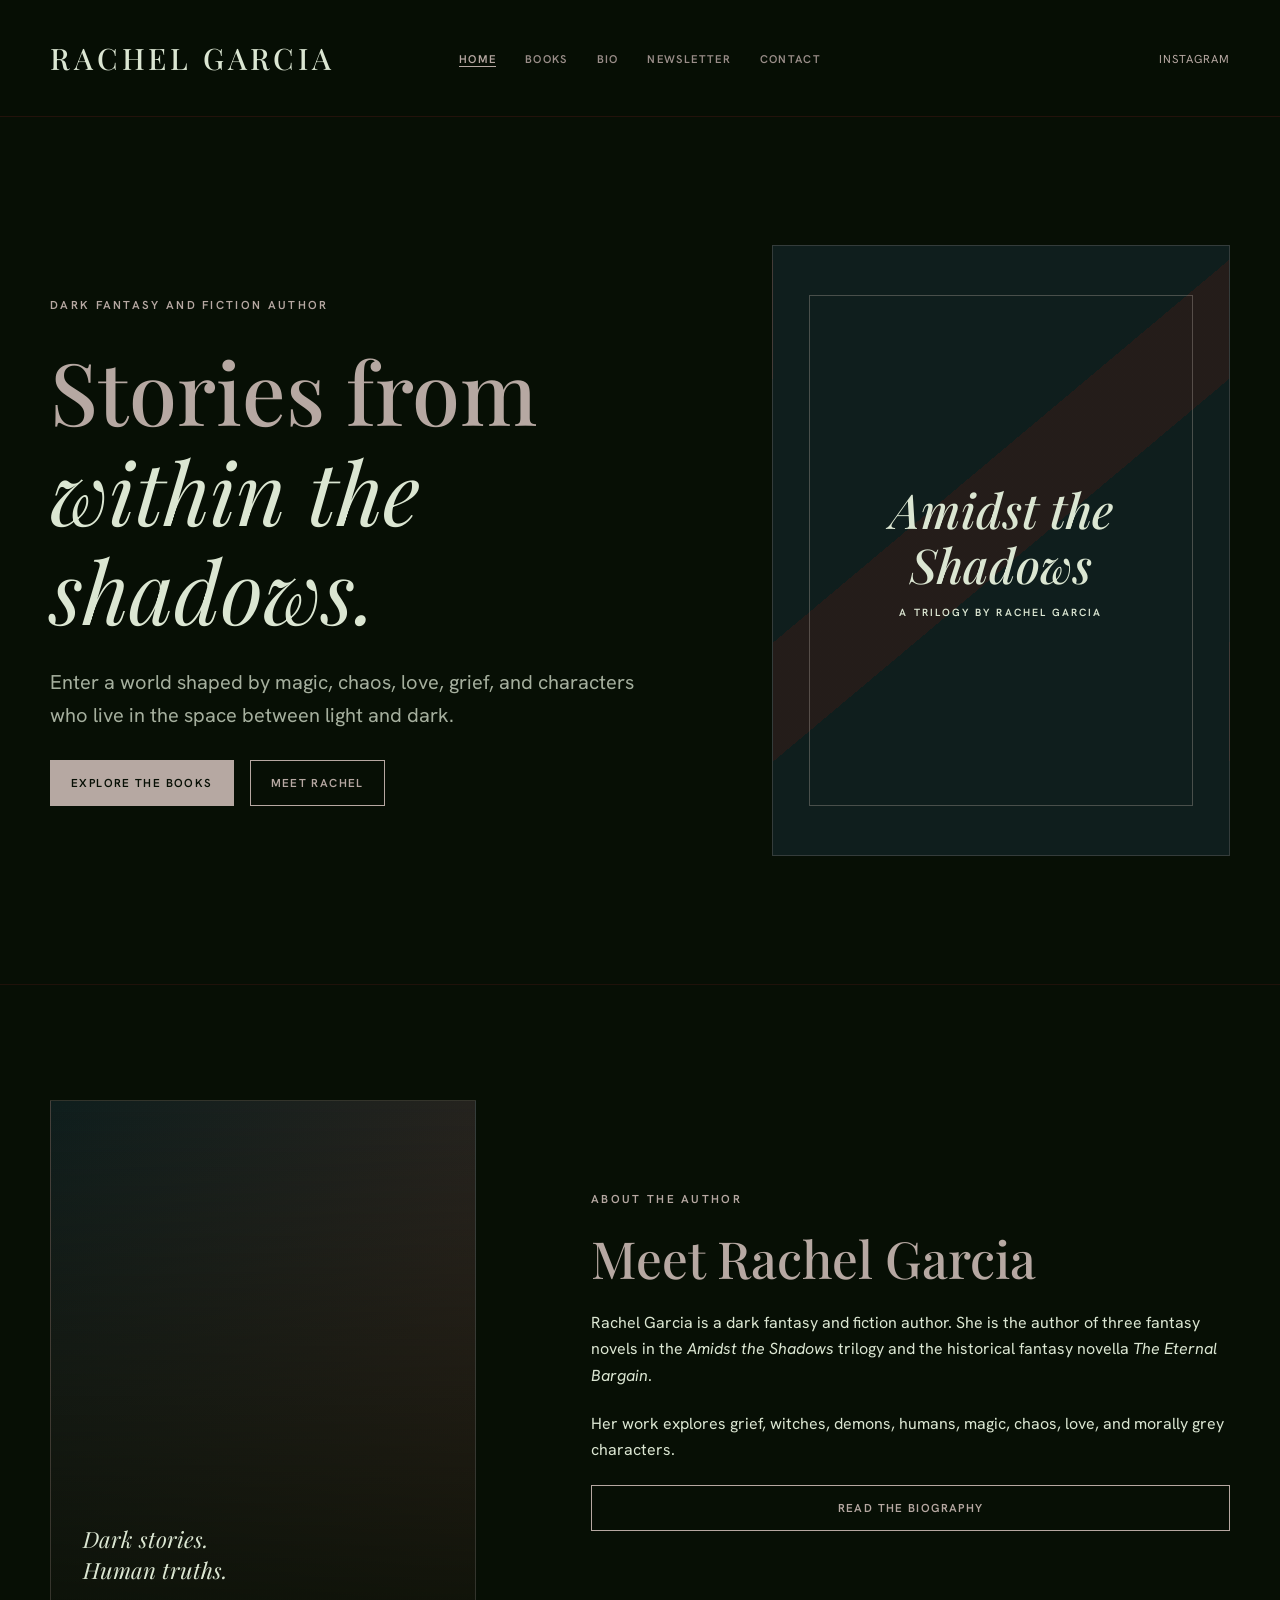
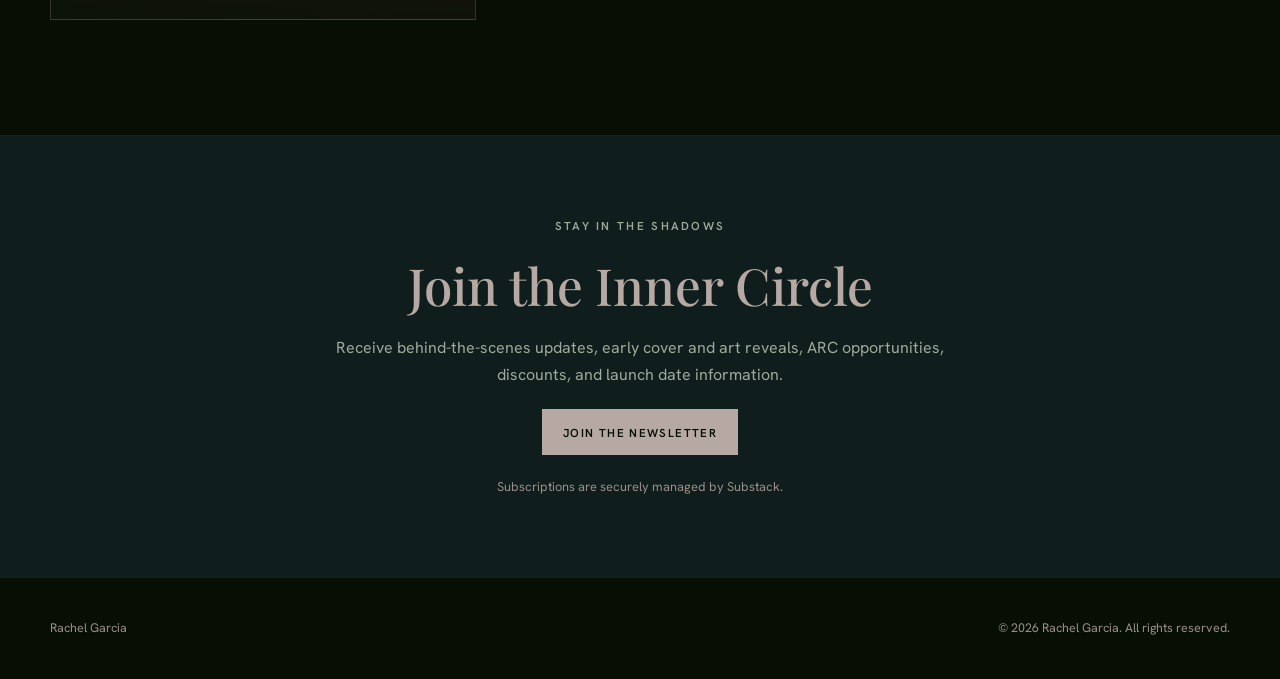
<file: stitch_rachel_garcia_author_website/site/index.html>
<!doctype html>
<html lang="en">
<head>
  <meta charset="utf-8">
  <meta name="viewport" content="width=device-width, initial-scale=1">
  <meta name="description" content="Rachel Garcia writes dark fantasy, historical fantasy, and the Amidst the Shadows trilogy.">
  <meta name="theme-color" content="#070f05">
  <meta name="color-scheme" content="dark">
  <meta name="referrer" content="strict-origin-when-cross-origin">
  <meta property="og:type" content="website">
  <meta property="og:url" content="https://rachel-garcia.com/">
  <meta property="og:site_name" content="Rachel Garcia">
  <meta property="og:title" content="Rachel Garcia | Dark Fantasy Author">
  <meta property="og:description" content="Enter a world shaped by magic, chaos, love, grief, and morally grey characters.">
  <meta property="og:image" content="https://rachel-garcia.com/social-card.png">
  <meta property="og:image:type" content="image/png">
  <meta property="og:image:width" content="1200">
  <meta property="og:image:height" content="630">
  <meta property="og:image:alt" content="Rachel Garcia, dark fantasy author">
  <meta name="twitter:card" content="summary_large_image">
  <meta name="twitter:image" content="https://rachel-garcia.com/social-card.png">
  <title>Rachel Garcia | Dark Fantasy Author</title>
  <link rel="canonical" href="https://rachel-garcia.com/">
  <link rel="icon" href="favicon.svg" type="image/svg+xml">
  <link rel="preconnect" href="https://fonts.googleapis.com">
  <link rel="preconnect" href="https://fonts.gstatic.com" crossorigin>
  <link href="https://fonts.googleapis.com/css2?family=Hanken+Grotesk:wght@400;600&amp;family=Playfair+Display:ital,wght@0,400;0,500;1,400&amp;display=swap" rel="stylesheet">
  <script>document.documentElement.classList.add('js')</script>
  <link rel="stylesheet" href="styles.css?v=2">
  <script src="site.js" defer></script>
  <script type="application/ld+json">
    {
      "@context": "https://schema.org",
      "@type": "Person",
      "name": "Rachel Garcia",
      "jobTitle": "Author",
      "description": "Dark fantasy and historical fantasy author of the Amidst the Shadows trilogy and The Eternal Bargain.",
      "sameAs": ["https://www.instagram.com/rachel.likes.coffee/"]
    }
  </script>
</head>
<body>
  <a class="skip-link" href="#main">Skip to content</a>
  <header class="site-header"><div class="shell header-inner">
    <a class="brand" href="index.html">Rachel Garcia</a>
    <button class="menu-button" type="button" aria-expanded="false" aria-controls="site-navigation">Menu</button>
    <nav class="site-nav" id="site-navigation" aria-label="Main navigation"><ul class="nav-list">
      <li><a href="index.html" aria-current="page">Home</a></li><li><a href="books.html">Books</a></li><li><a href="bio.html">Bio</a></li><li><a href="newsletter.html">Newsletter</a></li><li><a href="contact.html">Contact</a></li>
    </ul></nav>
    <a class="social-link" href="https://instagram.com/rachel.likes.coffee" rel="noopener noreferrer" target="_blank">Instagram</a>
  </div></header>
  <main id="main">
    <section class="shell hero">
      <div class="hero-copy"><p class="eyebrow">Dark Fantasy and Fiction Author</p><h1>Stories from <em>within the shadows.</em></h1><p class="lede">Enter a world shaped by magic, chaos, love, grief, and characters who live in the space between light and dark.</p><div class="actions"><a class="button" href="books.html">Explore the books</a><a class="button secondary" href="bio.html">Meet Rachel</a></div></div>
      <div class="book-art" aria-label="Amidst the Shadows trilogy artwork"><span>Amidst the Shadows<small>A trilogy by Rachel Garcia</small></span></div>
    </section>
    <section class="section"><div class="shell split">
      <div class="portrait"><span>Dark stories.<br>Human truths.</span></div>
      <div class="stack"><p class="eyebrow">About the author</p><h2>Meet Rachel Garcia</h2><p>Rachel Garcia is a dark fantasy and fiction author. She is the author of three fantasy novels in the <em>Amidst the Shadows</em> trilogy and the historical fantasy novella <em>The Eternal Bargain</em>.</p><p>Her work explores grief, witches, demons, humans, magic, chaos, love, and morally grey characters.</p><a class="button secondary" href="bio.html">Read the biography</a></div>
    </div></section>
    <section class="newsletter" id="newsletter"><div class="shell newsletter-inner"><p class="eyebrow">Stay in the shadows</p><h2>Join the Inner Circle</h2><p>Receive behind-the-scenes updates, early cover and art reveals, ARC opportunities, discounts, and launch date information.</p><a class="button" href="newsletter.html">Join the newsletter</a><small class="newsletter-note">Subscriptions are securely managed by Substack.</small></div></section>
  </main>
  <footer class="site-footer"><div class="shell footer-inner"><span>Rachel Garcia</span><span>&copy; <span data-year></span> Rachel Garcia. All rights reserved.</span></div></footer>
</body>
</html>
</file>
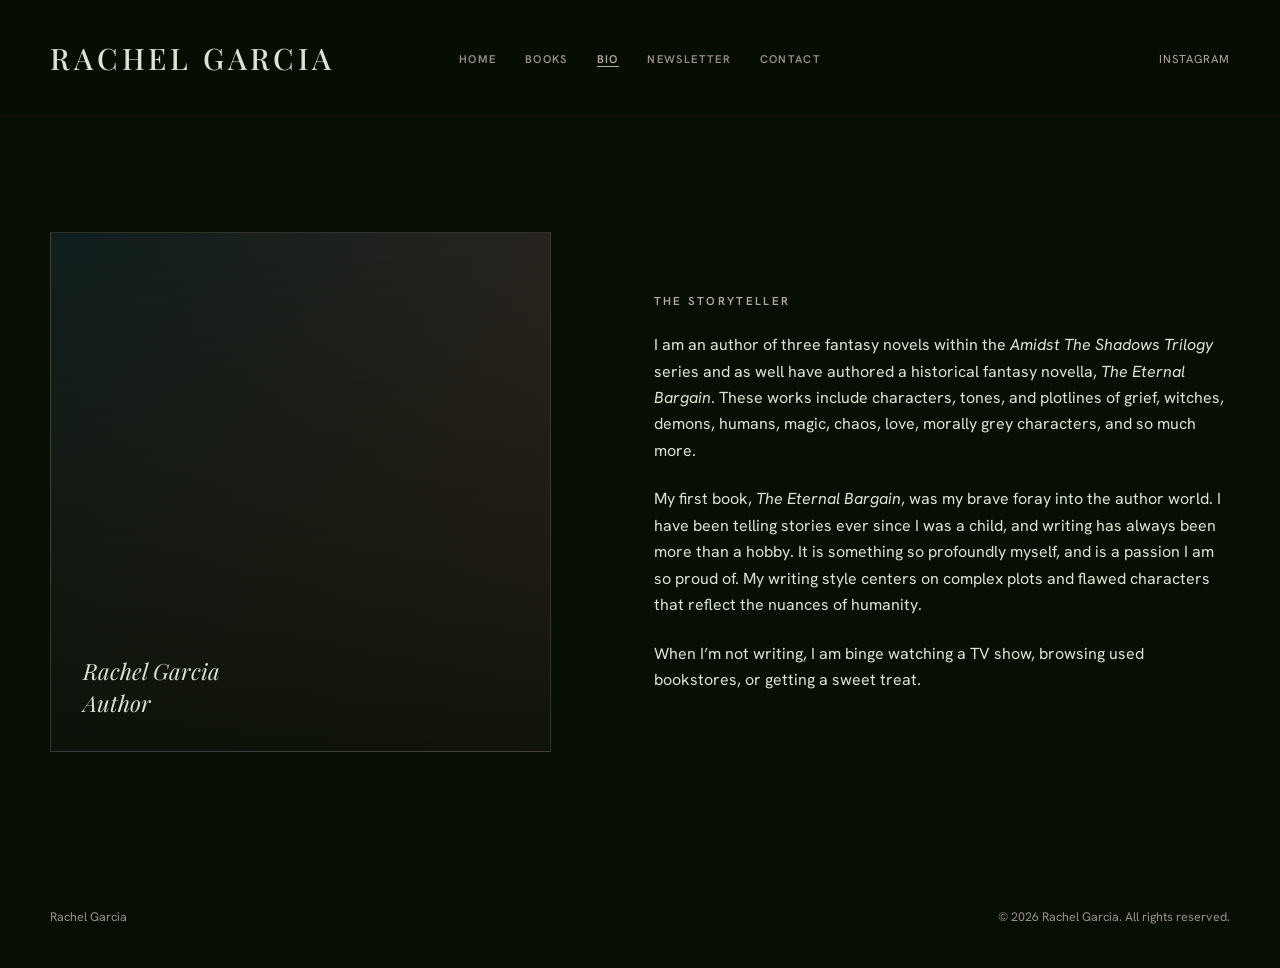
<file: stitch_rachel_garcia_author_website/site/bio.html>
<!doctype html>
<html lang="en">
<head><meta charset="utf-8"><meta name="viewport" content="width=device-width, initial-scale=1"><meta name="description" content="Meet Rachel Garcia, author of dark fantasy, historical fantasy, and the Amidst the Shadows trilogy."><meta name="theme-color" content="#070f05"><meta name="color-scheme" content="dark"><meta name="referrer" content="strict-origin-when-cross-origin"><meta property="og:type" content="profile"><meta property="og:url" content="https://rachel-garcia.com/bio.html"><meta property="og:site_name" content="Rachel Garcia"><meta property="og:title" content="Bio | Rachel Garcia"><meta property="og:description" content="Meet Rachel Garcia, author of stories with darkness at their heart."><meta property="og:image" content="https://rachel-garcia.com/social-card.png"><meta property="og:image:type" content="image/png"><meta property="og:image:alt" content="Rachel Garcia, dark fantasy author"><meta name="twitter:card" content="summary_large_image"><meta name="twitter:image" content="https://rachel-garcia.com/social-card.png"><title>Bio | Rachel Garcia</title><link rel="canonical" href="https://rachel-garcia.com/bio.html"><link rel="icon" href="favicon.svg" type="image/svg+xml"><link rel="preconnect" href="https://fonts.googleapis.com"><link rel="preconnect" href="https://fonts.gstatic.com" crossorigin><link href="https://fonts.googleapis.com/css2?family=Hanken+Grotesk:wght@400;600&amp;family=Playfair+Display:ital,wght@0,400;0,500;1,400&amp;display=swap" rel="stylesheet"><script>document.documentElement.classList.add('js')</script><link rel="stylesheet" href="styles.css?v=2"><script src="site.js" defer></script></head>
<body><a class="skip-link" href="#main">Skip to content</a><header class="site-header"><div class="shell header-inner"><a class="brand" href="index.html">Rachel Garcia</a><button class="menu-button" type="button" aria-expanded="false" aria-controls="site-navigation">Menu</button><nav class="site-nav" id="site-navigation" aria-label="Main navigation"><ul class="nav-list"><li><a href="index.html">Home</a></li><li><a href="books.html">Books</a></li><li><a href="bio.html" aria-current="page">Bio</a></li><li><a href="newsletter.html">Newsletter</a></li><li><a href="contact.html">Contact</a></li></ul></nav><a class="social-link" href="https://instagram.com/rachel.likes.coffee" rel="noopener noreferrer" target="_blank">Instagram</a></div></header>
  <main id="main"><section class="shell bio-grid"><div class="portrait"><span>Rachel Garcia<br>Author</span></div><div class="bio-copy"><p class="eyebrow">The storyteller</p><h1 class="sr-only">About Rachel Garcia</h1><p>I am an author of three fantasy novels within the <em>Amidst The Shadows Trilogy</em> series and as well have authored a historical fantasy novella, <em>The Eternal Bargain</em>. These works include characters, tones, and plotlines of grief, witches, demons, humans, magic, chaos, love, morally grey characters, and so much more.</p><p>My first book, <em>The Eternal Bargain</em>, was my brave foray into the author world. I have been telling stories ever since I was a child, and writing has always been more than a hobby. It is something so profoundly myself, and is a passion I am so proud of. My writing style centers on complex plots and flawed characters that reflect the nuances of humanity.</p><p>When I’m not writing, I am binge watching a TV show, browsing used bookstores, or getting a sweet treat.</p></div></section>
  </main><footer class="site-footer"><div class="shell footer-inner"><span>Rachel Garcia</span><span>&copy; <span data-year></span> Rachel Garcia. All rights reserved.</span></div></footer>
</body></html>
</file>
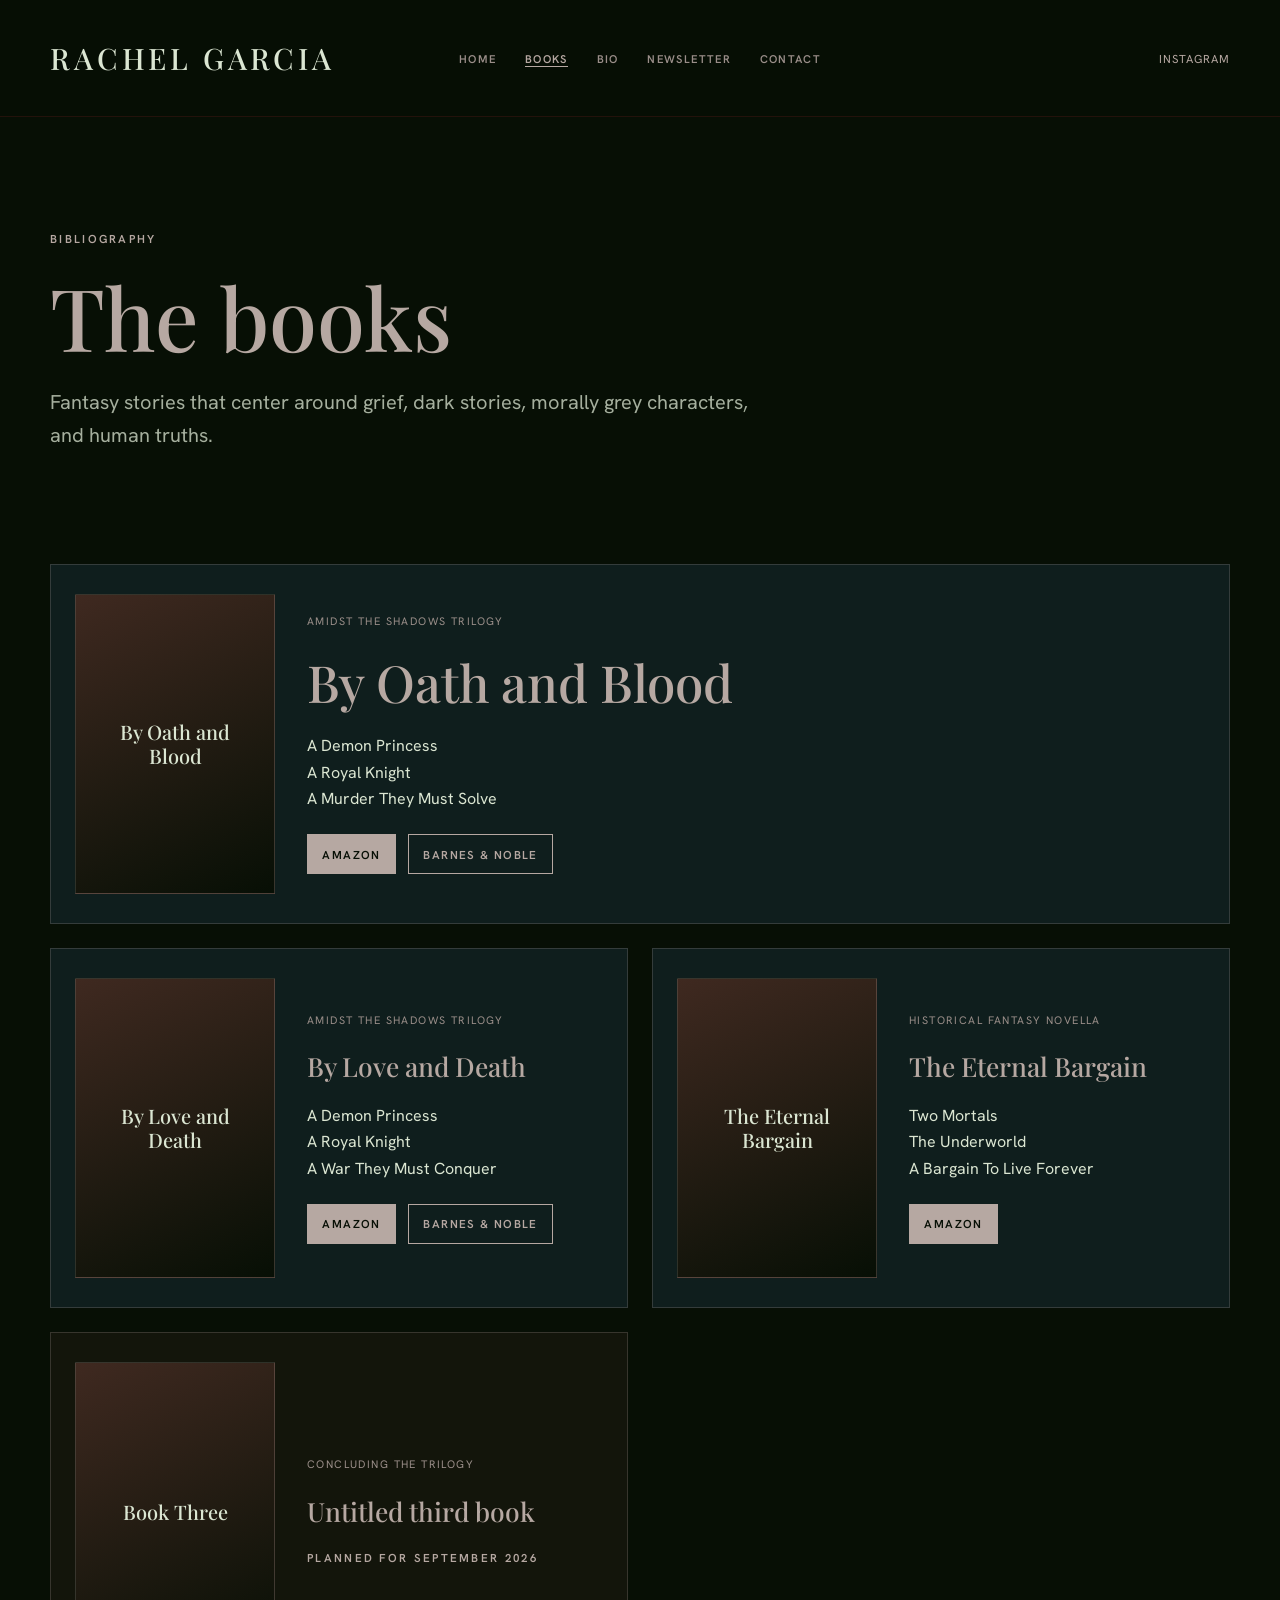
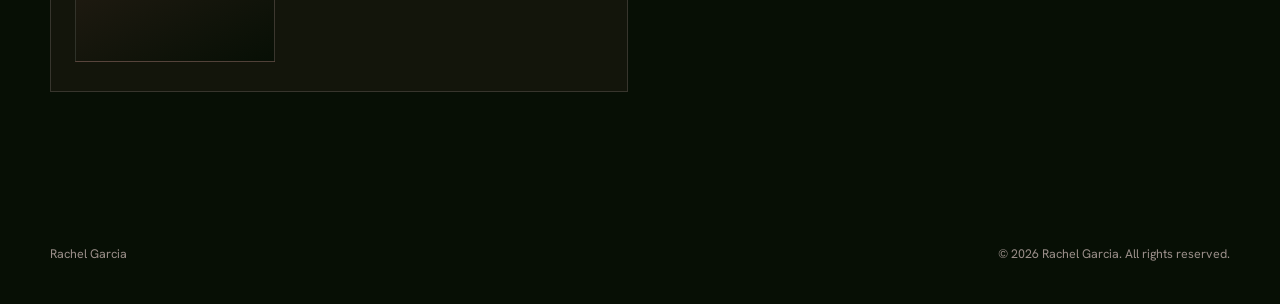
<file: stitch_rachel_garcia_author_website/site/books.html>
<!doctype html>
<html lang="en">
<head>
  <meta charset="utf-8"><meta name="viewport" content="width=device-width, initial-scale=1"><meta name="description" content="Explore dark fantasy books by Rachel Garcia, including the Amidst the Shadows trilogy and The Eternal Bargain."><meta name="theme-color" content="#070f05"><meta name="color-scheme" content="dark"><meta name="referrer" content="strict-origin-when-cross-origin"><meta property="og:type" content="website"><meta property="og:url" content="https://rachel-garcia.com/books.html"><meta property="og:site_name" content="Rachel Garcia"><meta property="og:title" content="Books | Rachel Garcia"><meta property="og:description" content="Fantasy stories that center around grief, dark stories, morally grey characters, and human truths."><meta property="og:image" content="https://rachel-garcia.com/social-card.png"><meta property="og:image:type" content="image/png"><meta property="og:image:alt" content="Rachel Garcia, dark fantasy author"><meta name="twitter:card" content="summary_large_image"><meta name="twitter:image" content="https://rachel-garcia.com/social-card.png"><title>Books | Rachel Garcia</title><link rel="canonical" href="https://rachel-garcia.com/books.html">
  <link rel="icon" href="favicon.svg" type="image/svg+xml"><link rel="preconnect" href="https://fonts.googleapis.com"><link rel="preconnect" href="https://fonts.gstatic.com" crossorigin><link href="https://fonts.googleapis.com/css2?family=Hanken+Grotesk:wght@400;600&amp;family=Playfair+Display:ital,wght@0,400;0,500;1,400&amp;display=swap" rel="stylesheet"><script>document.documentElement.classList.add('js')</script><link rel="stylesheet" href="styles.css?v=2"><script src="site.js" defer></script>
</head>
<body><a class="skip-link" href="#main">Skip to content</a>
  <header class="site-header"><div class="shell header-inner"><a class="brand" href="index.html">Rachel Garcia</a><button class="menu-button" type="button" aria-expanded="false" aria-controls="site-navigation">Menu</button><nav class="site-nav" id="site-navigation" aria-label="Main navigation"><ul class="nav-list"><li><a href="index.html">Home</a></li><li><a href="books.html" aria-current="page">Books</a></li><li><a href="bio.html">Bio</a></li><li><a href="newsletter.html">Newsletter</a></li><li><a href="contact.html">Contact</a></li></ul></nav><a class="social-link" href="https://instagram.com/rachel.likes.coffee" rel="noopener noreferrer" target="_blank">Instagram</a></div></header>
  <main id="main" class="shell"><header class="page-heading"><p class="eyebrow">Bibliography</p><h1>The books</h1><p class="lede">Fantasy stories that center around grief, dark stories, morally grey characters, and human truths.</p></header>
    <section class="book-grid" aria-label="Rachel Garcia's books">
      <article class="book-card featured"><div class="cover">By Oath and Blood</div><div class="stack"><p class="meta">Amidst the Shadows trilogy</p><h2>By Oath and Blood</h2><p>A Demon Princess<br>A Royal Knight<br>A Murder They Must Solve</p><div class="retailer-links"><a class="button" href="https://www.amazon.com/dp/B0DVZ5HQLQ" rel="noopener noreferrer" target="_blank">Amazon<span class="sr-only"> (opens in a new tab)</span></a><a class="button secondary" href="https://www.barnesandnoble.com/w/by-oath-and-blood-rachel-garcia/1150186521" rel="noopener noreferrer" target="_blank">Barnes &amp; Noble<span class="sr-only"> (opens in a new tab)</span></a></div></div></article>
      <article class="book-card"><div class="cover">By Love and Death</div><div class="stack"><p class="meta">Amidst the Shadows trilogy</p><h3>By Love and Death</h3><p>A Demon Princess<br>A Royal Knight<br>A War They Must Conquer</p><div class="retailer-links"><a class="button" href="https://www.amazon.com/dp/B0DVCB77J5" rel="noopener noreferrer" target="_blank">Amazon<span class="sr-only"> (opens in a new tab)</span></a><a class="button secondary" href="https://www.barnesandnoble.com/w/by-love-and-death-rachel-garcia/1150186527" rel="noopener noreferrer" target="_blank">Barnes &amp; Noble<span class="sr-only"> (opens in a new tab)</span></a></div></div></article>
      <article class="book-card"><div class="cover">The Eternal Bargain</div><div class="stack"><p class="meta">Historical fantasy novella</p><h3>The Eternal Bargain</h3><p>Two Mortals<br>The Underworld<br>A Bargain To Live Forever</p><div class="retailer-links"><a class="button" href="https://www.amazon.com/dp/B0BSRDQ3PP" rel="noopener noreferrer" target="_blank">Amazon<span class="sr-only"> (opens in a new tab)</span></a></div></div></article>
      <article class="book-card coming"><div class="cover">Book Three</div><div class="stack"><p class="meta">Concluding the trilogy</p><h3>Untitled third book</h3><p class="eyebrow">Planned for September 2026</p></div></article>
    </section>
  </main><footer class="site-footer"><div class="shell footer-inner"><span>Rachel Garcia</span><span>&copy; <span data-year></span> Rachel Garcia. All rights reserved.</span></div></footer>
</body></html>
</file>
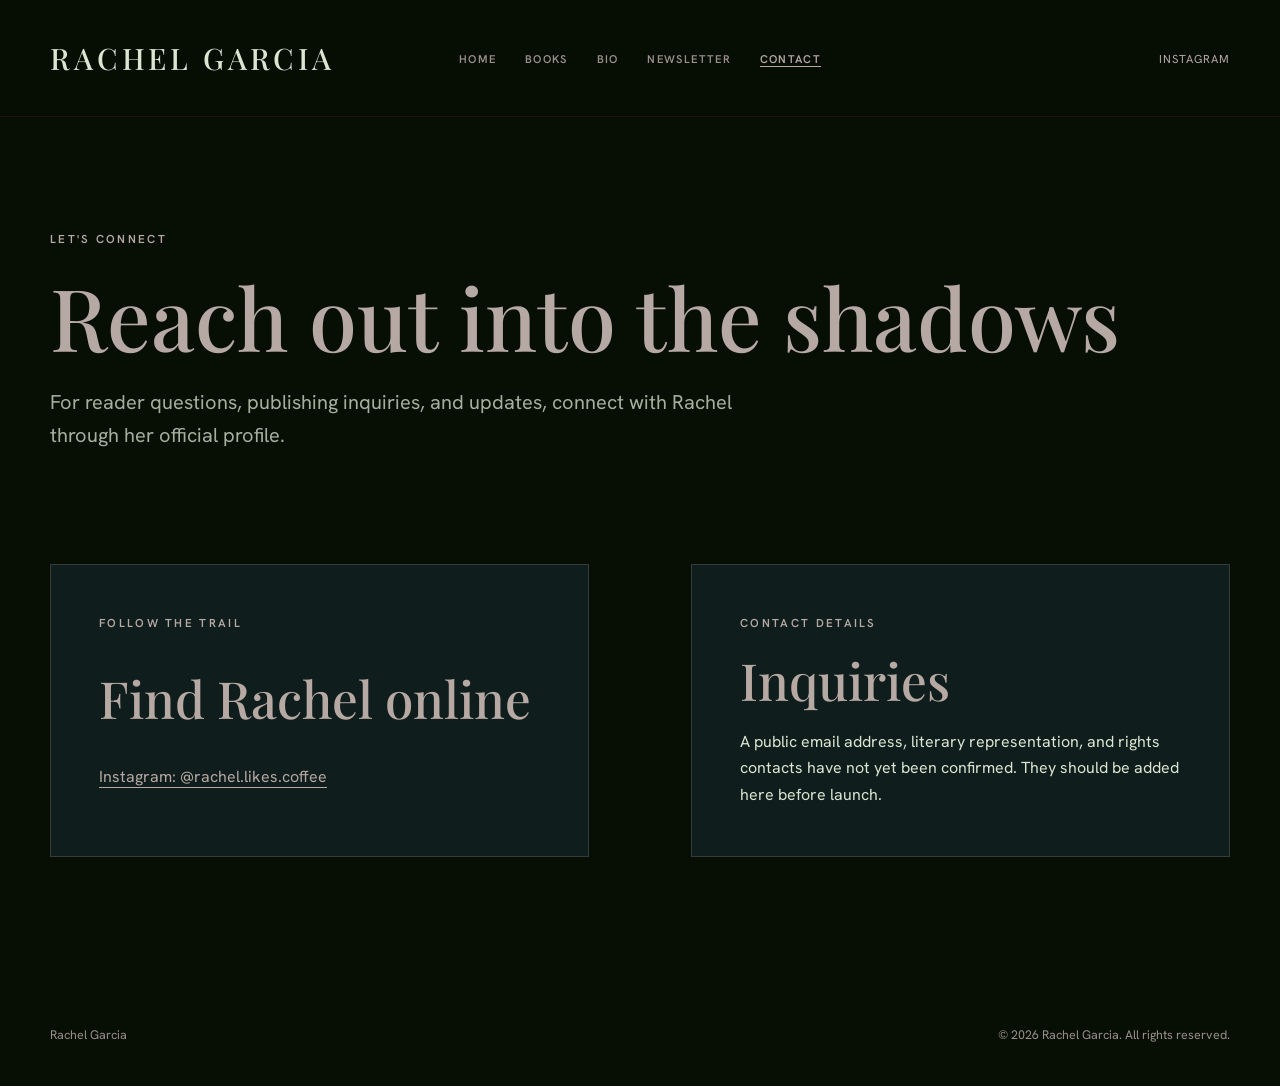
<file: stitch_rachel_garcia_author_website/site/contact.html>
<!doctype html>
<html lang="en">
<head><meta charset="utf-8"><meta name="viewport" content="width=device-width, initial-scale=1"><meta name="description" content="Connect with dark fantasy author Rachel Garcia."><meta name="theme-color" content="#070f05"><meta name="color-scheme" content="dark"><meta name="referrer" content="strict-origin-when-cross-origin"><meta property="og:type" content="website"><meta property="og:url" content="https://rachel-garcia.com/contact.html"><meta property="og:site_name" content="Rachel Garcia"><meta property="og:title" content="Contact | Rachel Garcia"><meta property="og:description" content="Connect with dark fantasy author Rachel Garcia."><meta property="og:image" content="https://rachel-garcia.com/social-card.png"><meta property="og:image:type" content="image/png"><meta property="og:image:alt" content="Rachel Garcia, dark fantasy author"><meta name="twitter:card" content="summary_large_image"><meta name="twitter:image" content="https://rachel-garcia.com/social-card.png"><title>Contact | Rachel Garcia</title><link rel="canonical" href="https://rachel-garcia.com/contact.html"><link rel="icon" href="favicon.svg" type="image/svg+xml"><link rel="preconnect" href="https://fonts.googleapis.com"><link rel="preconnect" href="https://fonts.gstatic.com" crossorigin><link href="https://fonts.googleapis.com/css2?family=Hanken+Grotesk:wght@400;600&amp;family=Playfair+Display:ital,wght@0,400;0,500;1,400&amp;display=swap" rel="stylesheet"><script>document.documentElement.classList.add('js')</script><link rel="stylesheet" href="styles.css?v=2"><script src="site.js" defer></script></head>
<body><a class="skip-link" href="#main">Skip to content</a><header class="site-header"><div class="shell header-inner"><a class="brand" href="index.html">Rachel Garcia</a><button class="menu-button" type="button" aria-expanded="false" aria-controls="site-navigation">Menu</button><nav class="site-nav" id="site-navigation" aria-label="Main navigation"><ul class="nav-list"><li><a href="index.html">Home</a></li><li><a href="books.html">Books</a></li><li><a href="bio.html">Bio</a></li><li><a href="newsletter.html">Newsletter</a></li><li><a href="contact.html" aria-current="page">Contact</a></li></ul></nav><a class="social-link" href="https://instagram.com/rachel.likes.coffee" rel="noopener noreferrer" target="_blank">Instagram</a></div></header>
  <main id="main" class="shell"><header class="page-heading"><p class="eyebrow">Let's connect</p><h1>Reach out into the shadows</h1><p class="lede">For reader questions, publishing inquiries, and updates, connect with Rachel through her official profile.</p></header><section class="contact-layout"><div class="contact-card"><p class="eyebrow">Follow the trail</p><h2>Find Rachel online</h2><ul class="contact-list"><li><a href="https://instagram.com/rachel.likes.coffee" rel="noopener noreferrer" target="_blank">Instagram: @rachel.likes.coffee</a></li></ul></div><div class="contact-card"><p class="eyebrow">Contact details</p><h2>Inquiries</h2><p>A public email address, literary representation, and rights contacts have not yet been confirmed. They should be added here before launch.</p></div></section></main>
  <footer class="site-footer"><div class="shell footer-inner"><span>Rachel Garcia</span><span>&copy; <span data-year></span> Rachel Garcia. All rights reserved.</span></div></footer>
</body></html>
</file>
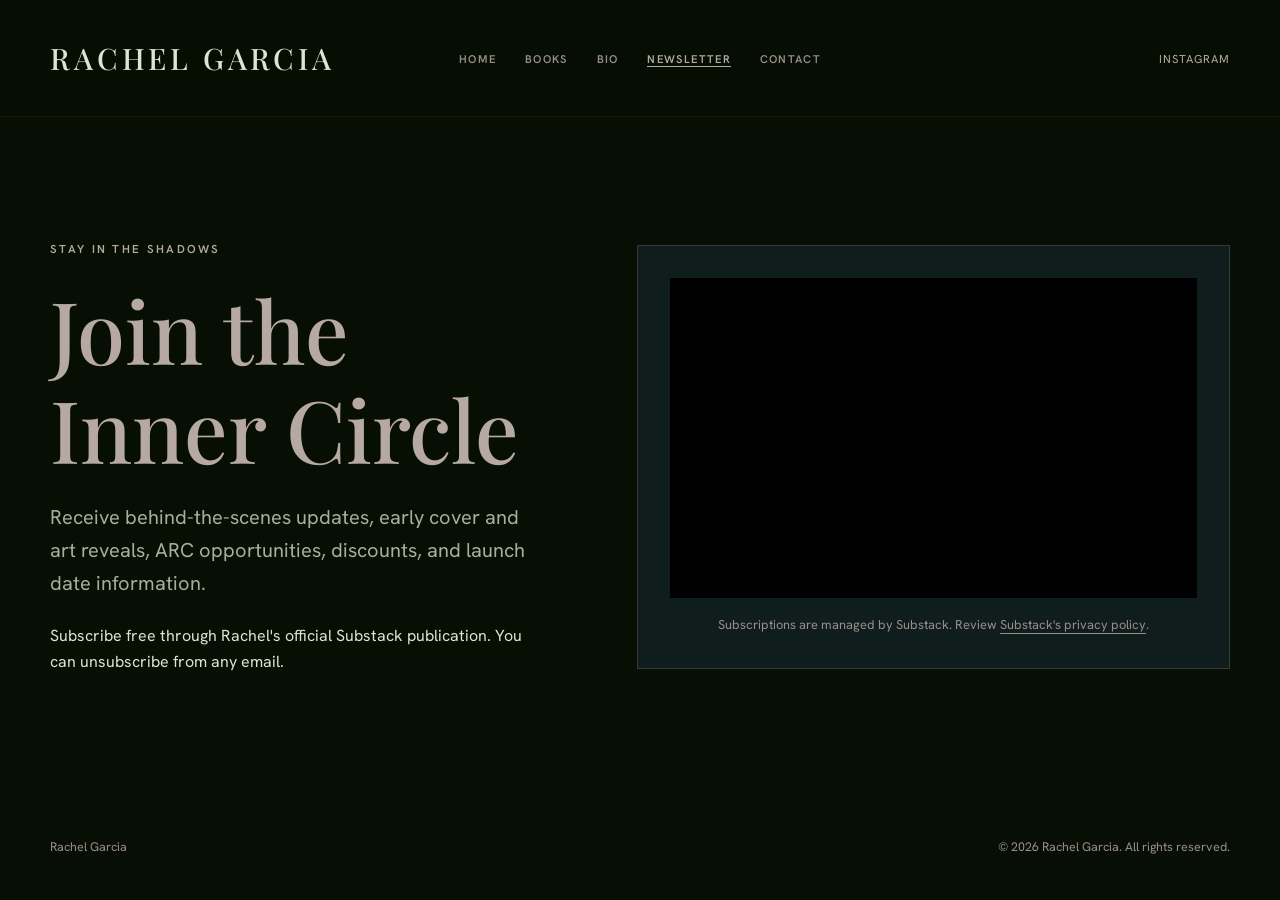
<file: stitch_rachel_garcia_author_website/site/newsletter.html>
<!doctype html>
<html lang="en">
<head>
  <meta charset="utf-8">
  <meta name="viewport" content="width=device-width, initial-scale=1">
  <meta name="description" content="Subscribe to Rachel Garcia's newsletter for book news, early reveals, and behind-the-scenes updates.">
  <meta name="theme-color" content="#070f05">
  <meta name="color-scheme" content="dark">
  <meta name="referrer" content="strict-origin-when-cross-origin">
  <meta property="og:type" content="website">
  <meta property="og:url" content="https://rachel-garcia.com/newsletter.html">
  <meta property="og:site_name" content="Rachel Garcia">
  <meta property="og:title" content="Newsletter | Rachel Garcia">
  <meta property="og:description" content="Join Rachel Garcia's newsletter for book news, early reveals, and behind-the-scenes updates.">
  <meta property="og:image" content="https://rachel-garcia.com/social-card.png">
  <meta property="og:image:type" content="image/png">
  <meta property="og:image:alt" content="Rachel Garcia, dark fantasy and fiction author">
  <meta name="twitter:card" content="summary_large_image">
  <meta name="twitter:image" content="https://rachel-garcia.com/social-card.png">
  <title>Newsletter | Rachel Garcia</title>
  <link rel="canonical" href="https://rachel-garcia.com/newsletter.html">
  <link rel="icon" href="favicon.svg" type="image/svg+xml">
  <link rel="preconnect" href="https://fonts.googleapis.com">
  <link rel="preconnect" href="https://fonts.gstatic.com" crossorigin>
  <link rel="preconnect" href="https://authorrachellatte.substack.com">
  <link href="https://fonts.googleapis.com/css2?family=Hanken+Grotesk:wght@400;600&amp;family=Playfair+Display:ital,wght@0,400;0,500;1,400&amp;display=swap" rel="stylesheet">
  <script>document.documentElement.classList.add('js')</script>
  <link rel="stylesheet" href="styles.css?v=2">
  <script src="site.js" defer></script>
</head>
<body>
  <a class="skip-link" href="#main">Skip to content</a>
  <header class="site-header"><div class="shell header-inner">
    <a class="brand" href="index.html">Rachel Garcia</a>
    <button class="menu-button" type="button" aria-expanded="false" aria-controls="site-navigation">Menu</button>
    <nav class="site-nav" id="site-navigation" aria-label="Main navigation"><ul class="nav-list">
      <li><a href="index.html">Home</a></li><li><a href="books.html">Books</a></li><li><a href="bio.html">Bio</a></li><li><a href="newsletter.html" aria-current="page">Newsletter</a></li><li><a href="contact.html">Contact</a></li>
    </ul></nav>
    <a class="social-link" href="https://instagram.com/rachel.likes.coffee" rel="noopener noreferrer" target="_blank">Instagram</a>
  </div></header>
  <main id="main" class="shell newsletter-page">
    <div class="newsletter-copy">
      <p class="eyebrow">Stay in the shadows</p>
      <h1>Join the Inner Circle</h1>
      <p class="lede">Receive behind-the-scenes updates, early cover and art reveals, ARC opportunities, discounts, and launch date information.</p>
      <p>Subscribe free through Rachel's official Substack publication. You can unsubscribe from any email.</p>
    </div>
    <div class="newsletter-card">
      <iframe class="substack-frame" src="https://authorrachellatte.substack.com/embed" title="Subscribe to Rachel Garcia's newsletter on Substack" scrolling="no" referrerpolicy="strict-origin-when-cross-origin"></iframe>
      <p class="newsletter-privacy">Subscriptions are managed by Substack. Review <a href="https://substack.com/privacy" rel="noopener noreferrer" target="_blank">Substack's privacy policy<span class="sr-only"> (opens in a new tab)</span></a>.</p>
    </div>
  </main>
  <footer class="site-footer"><div class="shell footer-inner"><span>Rachel Garcia</span><span>&copy; <span data-year></span> Rachel Garcia. All rights reserved.</span></div></footer>
</body>
</html>
</file>
<file: stitch_rachel_garcia_author_website/site/styles.css>
:root {
  --ink: #070f05;
  --panel: #0f1e1d;
  --paper: #dbe6d2;
  --muted: #b6a8a2;
  --wine: #471914;
  --walnut: #3f2920;
  --line: rgb(182 168 162 / 22%);
  --serif: "Playfair Display", Georgia, serif;
  --sans: "Hanken Grotesk", Arial, sans-serif;
  --max: 1180px;
}

* { box-sizing: border-box; }
html { scroll-behavior: smooth; }
body {
  margin: 0;
  background: var(--ink);
  color: var(--paper);
  font: 400 1rem/1.65 var(--sans);
  -webkit-font-smoothing: antialiased;
}
a { color: inherit; }
img { display: block; max-width: 100%; }
button, input { font: inherit; }
:focus-visible { outline: 2px solid var(--muted); outline-offset: 4px; }
.sr-only { position: absolute; width: 1px; height: 1px; overflow: hidden; clip: rect(0, 0, 0, 0); white-space: nowrap; clip-path: inset(50%); }
.skip-link { position: fixed; left: 1rem; top: -5rem; z-index: 100; background: var(--muted); color: var(--ink); padding: .75rem 1rem; }
.skip-link:focus { top: 1rem; }
.shell { width: min(calc(100% - 2.5rem), var(--max)); margin-inline: auto; }
.eyebrow { color: var(--muted); font-size: .72rem; font-weight: 600; letter-spacing: .2em; text-transform: uppercase; }
h1, h2, h3 { margin: 0; color: var(--muted); font-family: var(--serif); font-weight: 500; line-height: 1.15; }
h1 { font-size: clamp(2.7rem, 7vw, 5.4rem); }
h2 { font-size: clamp(2rem, 4vw, 3.3rem); }
h3 { font-size: 1.65rem; }
p { margin: 0; }
.lede { max-width: 720px; color: rgb(219 230 210 / 75%); font-size: clamp(1.05rem, 2vw, 1.25rem); }
.button { display: inline-flex; min-height: 46px; align-items: center; justify-content: center; border: 1px solid var(--muted); padding: .7rem 1.25rem; color: var(--ink); background: var(--muted); font-size: .72rem; font-weight: 600; letter-spacing: .12em; text-decoration: none; text-transform: uppercase; transition: .2s ease; }
.button:hover { border-color: var(--wine); color: var(--paper); background: var(--wine); }
.button.secondary { color: var(--muted); background: transparent; }
.button.secondary:hover { color: var(--paper); background: var(--wine); }

.site-header { position: sticky; z-index: 20; top: 0; border-bottom: 1px solid rgb(71 25 20 / 45%); background: rgb(7 15 5 / 92%); backdrop-filter: blur(14px); }
.header-inner { min-height: 116px; display: grid; grid-template-columns: 1fr auto 1fr; align-items: center; gap: 2rem; }
.brand { font: 500 clamp(1.25rem, 2.5vw, 1.85rem)/1 var(--serif); letter-spacing: .13em; text-decoration: none; text-transform: uppercase; }
.nav-list { display: flex; gap: 1.8rem; margin: 0; padding: 0; list-style: none; }
.nav-list a { border-bottom: 1px solid transparent; color: #9a8e89; font-size: .7rem; font-weight: 600; letter-spacing: .12em; text-decoration: none; text-transform: uppercase; }
.nav-list a:hover, .nav-list a[aria-current="page"] { border-color: var(--muted); color: var(--muted); }
.social-link { justify-self: end; color: var(--muted); font-size: .72rem; letter-spacing: .08em; text-decoration: none; text-transform: uppercase; }
.menu-button { display: none; min-width: 48px; min-height: 44px; justify-self: end; border: 1px solid var(--line); color: var(--muted); background: transparent; padding: .55rem .7rem; cursor: pointer; }

.hero { min-height: 680px; display: grid; grid-template-columns: 1.15fr .85fr; align-items: center; gap: clamp(3rem, 8vw, 8rem); padding-block: clamp(5rem, 10vw, 9rem); }
.hero-copy { display: grid; gap: 1.7rem; }
.hero h1 em { display: block; color: var(--paper); font-weight: 400; }
.actions { display: flex; flex-wrap: wrap; gap: 1rem; }
.book-art { position: relative; aspect-ratio: 3 / 4; display: grid; place-items: center; overflow: hidden; border: 1px solid var(--line); background: linear-gradient(140deg, transparent 0 40%, rgb(71 25 20 / 38%) 40% 52%, transparent 52%), var(--panel); }
.book-art::before { content: ""; position: absolute; inset: 8%; border: 1px solid rgb(182 168 162 / 35%); }
.book-art span { z-index: 1; max-width: 70%; font: italic 500 clamp(1.6rem, 4vw, 3rem)/1.15 var(--serif); text-align: center; }
.book-art small { display: block; margin-top: 1rem; font: 600 .65rem/1 var(--sans); letter-spacing: .2em; text-transform: uppercase; }

.section { padding-block: clamp(4.5rem, 9vw, 8rem); border-top: 1px solid rgb(71 25 20 / 38%); }
.split { display: grid; grid-template-columns: .8fr 1.2fr; align-items: center; gap: clamp(3rem, 9vw, 8rem); }
.portrait { min-height: 520px; display: grid; place-items: end start; border: 1px solid var(--line); padding: 2rem; background: linear-gradient(180deg, transparent, rgb(7 15 5 / 85%)), linear-gradient(135deg, var(--panel), var(--walnut)); }
.portrait span { font: italic 1.4rem/1.4 var(--serif); }
.stack { display: grid; gap: 1.35rem; }
.quote { border-left: 2px solid var(--wine); padding-left: 1.4rem; font: italic 1.35rem/1.55 var(--serif); }

.page-heading { display: grid; gap: 1.2rem; padding-block: clamp(4rem, 9vw, 7rem); }
.book-grid { display: grid; grid-template-columns: repeat(2, 1fr); gap: 1.5rem; padding-bottom: 7rem; }
.book-card { min-height: 360px; display: grid; grid-template-columns: 200px 1fr; align-items: center; gap: 2rem; border: 1px solid var(--line); background: var(--panel); padding: 1.5rem; }
.book-card .cover { aspect-ratio: 2 / 3; display: grid; place-items: center; border: 1px solid var(--line); padding: 1rem; background: linear-gradient(155deg, var(--walnut), var(--ink)); font: 500 1.25rem/1.2 var(--serif); text-align: center; }
.book-card.featured { grid-column: span 2; }
.book-card.coming { background: rgb(63 41 32 / 22%); }
.meta { color: #9a8e89; font-size: .68rem; letter-spacing: .13em; text-transform: uppercase; }
.retailer-links { display: flex; flex-wrap: wrap; gap: .75rem; align-items: center; }
.retailer-links .button { min-height: 40px; padding: .55rem .9rem; }

.bio-grid { display: grid; grid-template-columns: 1fr 1.15fr; gap: clamp(3rem, 8vw, 7rem); padding-block: clamp(4rem, 9vw, 8rem); }
.bio-copy { display: grid; align-content: center; gap: 1.4rem; }
.bio-detail { max-width: 780px; margin: 0 auto; padding-bottom: 7rem; }
.bio-detail > * + * { margin-top: 1.4rem; }
.notice { border: 1px solid var(--line); background: rgb(15 30 29 / 55%); padding: 1.6rem; }

.contact-layout { display: grid; grid-template-columns: 1fr 1fr; gap: clamp(3rem, 8vw, 7rem); padding-bottom: 8rem; }
.contact-card { display: grid; gap: 1.2rem; border: 1px solid var(--line); background: var(--panel); padding: clamp(1.5rem, 4vw, 3rem); }
.contact-list { display: grid; gap: 1rem; margin: 0; padding: 0; list-style: none; }
.contact-list a { color: var(--muted); text-underline-offset: .3rem; }

.newsletter { border-block: 1px solid rgb(71 25 20 / 38%); background: var(--panel); text-align: center; }
.newsletter-inner { max-width: 680px; display: grid; gap: 1.3rem; justify-items: center; padding-block: 5rem; }
.newsletter p { color: rgb(219 230 210 / 70%); }
.newsletter-note { color: #9a8e89; font-size: .8rem; }
.newsletter-page { min-height: calc(100vh - 220px); display: grid; grid-template-columns: .9fr 1.1fr; align-items: center; gap: clamp(3rem, 8vw, 7rem); padding-block: clamp(4rem, 9vw, 8rem); }
.newsletter-copy { display: grid; gap: 1.4rem; }
.newsletter-card { border: 1px solid var(--line); background: var(--panel); padding: clamp(1rem, 3vw, 2rem); }
.substack-frame { display: block; width: 100%; height: 320px; border: 0; background: var(--ink); filter: invert(1) hue-rotate(180deg); }
.newsletter-privacy { margin-top: 1rem; color: #9a8e89; font-size: .8rem; text-align: center; }
.newsletter-privacy a { text-underline-offset: .25rem; }
.site-footer { padding-block: 2.5rem; }
.footer-inner { display: flex; justify-content: space-between; gap: 2rem; color: #9a8e89; font-size: .78rem; }

@media (max-width: 820px) {
  .header-inner { min-height: 82px; grid-template-columns: 1fr auto; }
  .js .menu-button { display: block; }
  .social-link { display: none; }
  .site-nav { grid-column: 1 / -1; padding-bottom: 1.5rem; }
  .js .site-nav { display: none; }
  .js .site-nav.open { display: block; }
  .nav-list { flex-direction: column; gap: 1rem; }
  .nav-list a { display: inline-flex; min-height: 44px; align-items: center; }
  .hero, .split, .bio-grid, .contact-layout, .newsletter-page { grid-template-columns: 1fr; }
  .hero { padding-top: 4rem; }
  .hero .book-art { width: min(100%, 430px); justify-self: center; }
  .split .portrait { min-height: 380px; }
  .book-grid { grid-template-columns: 1fr; }
  .book-card, .book-card.featured { grid-column: auto; grid-template-columns: 130px 1fr; }
}

@media (max-width: 520px) {
  .shell { width: min(calc(100% - 2rem), var(--max)); }
  .book-card { grid-template-columns: 1fr; }
  .book-card .cover { width: 150px; }
  .footer-inner { flex-direction: column; }
}

@media (prefers-reduced-motion: reduce) {
  html { scroll-behavior: auto; }
  *, *::before, *::after { transition-duration: .01ms !important; }
}
</file>
